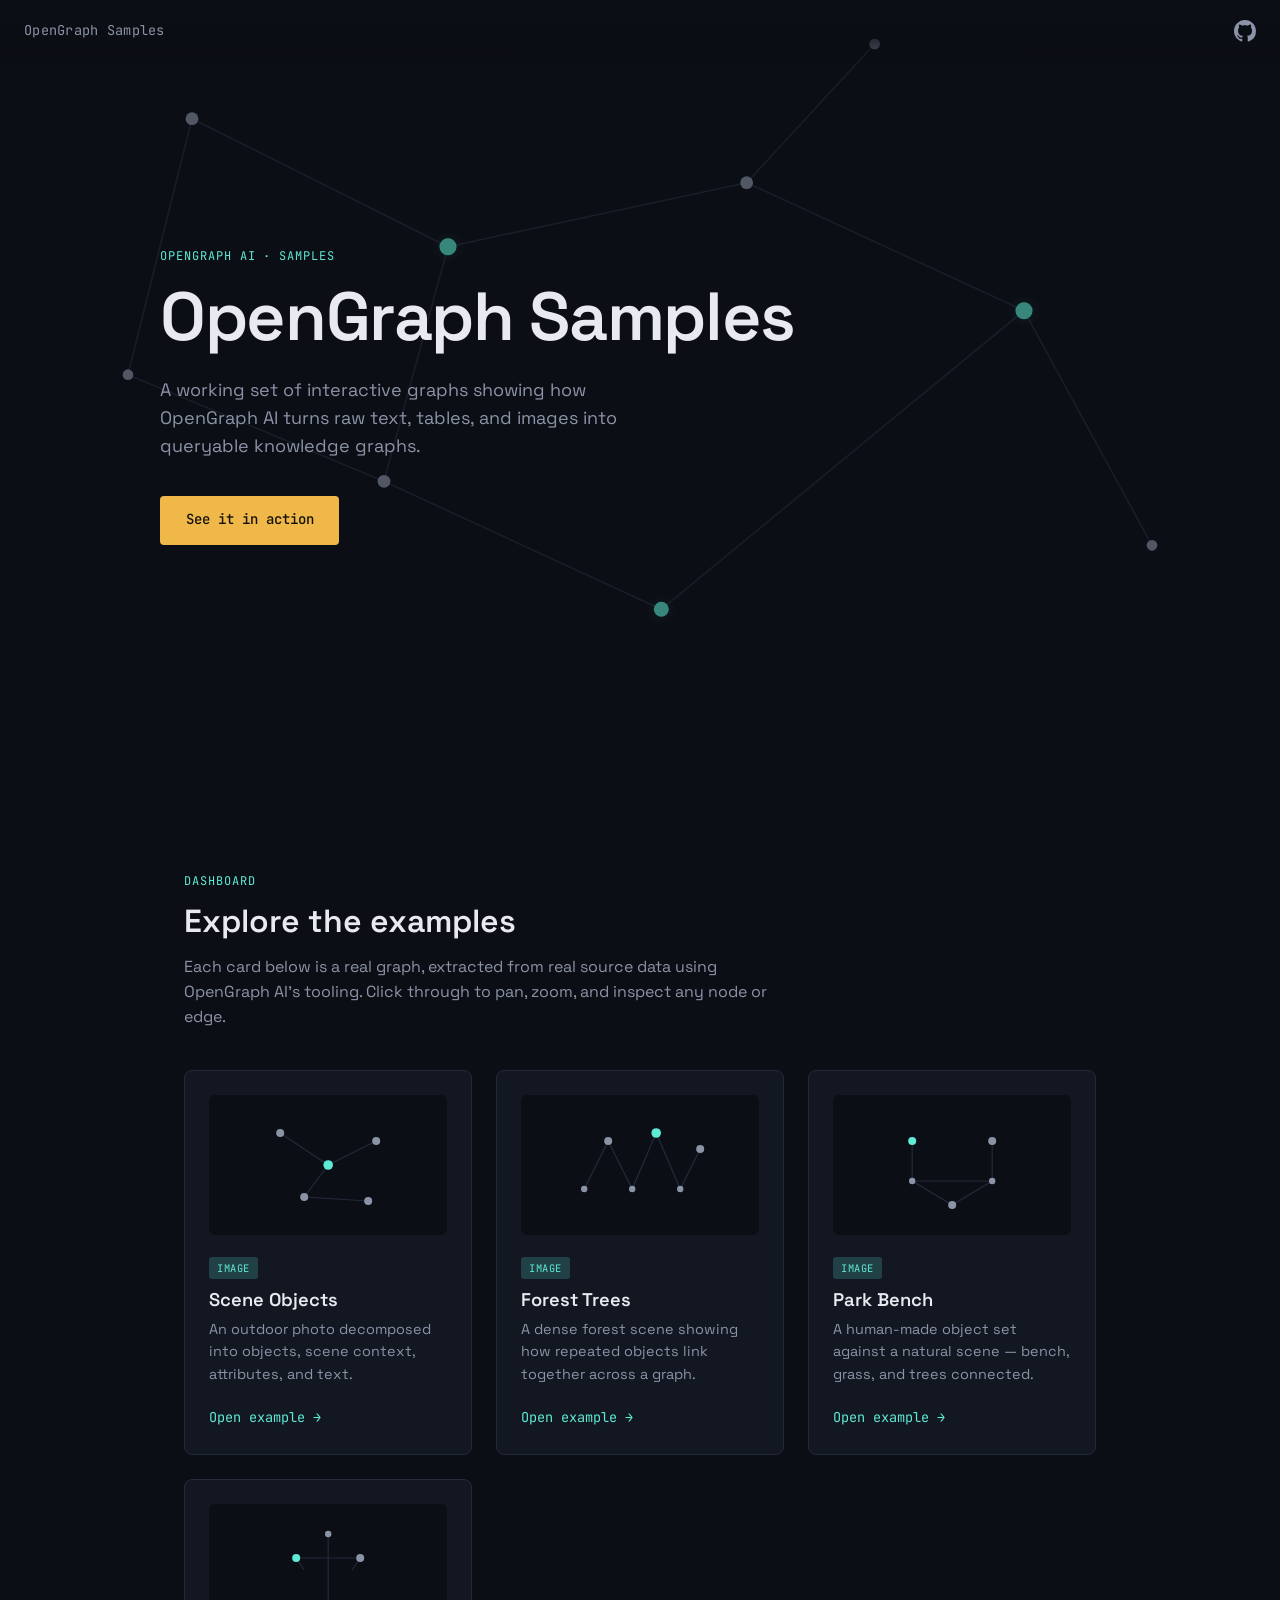
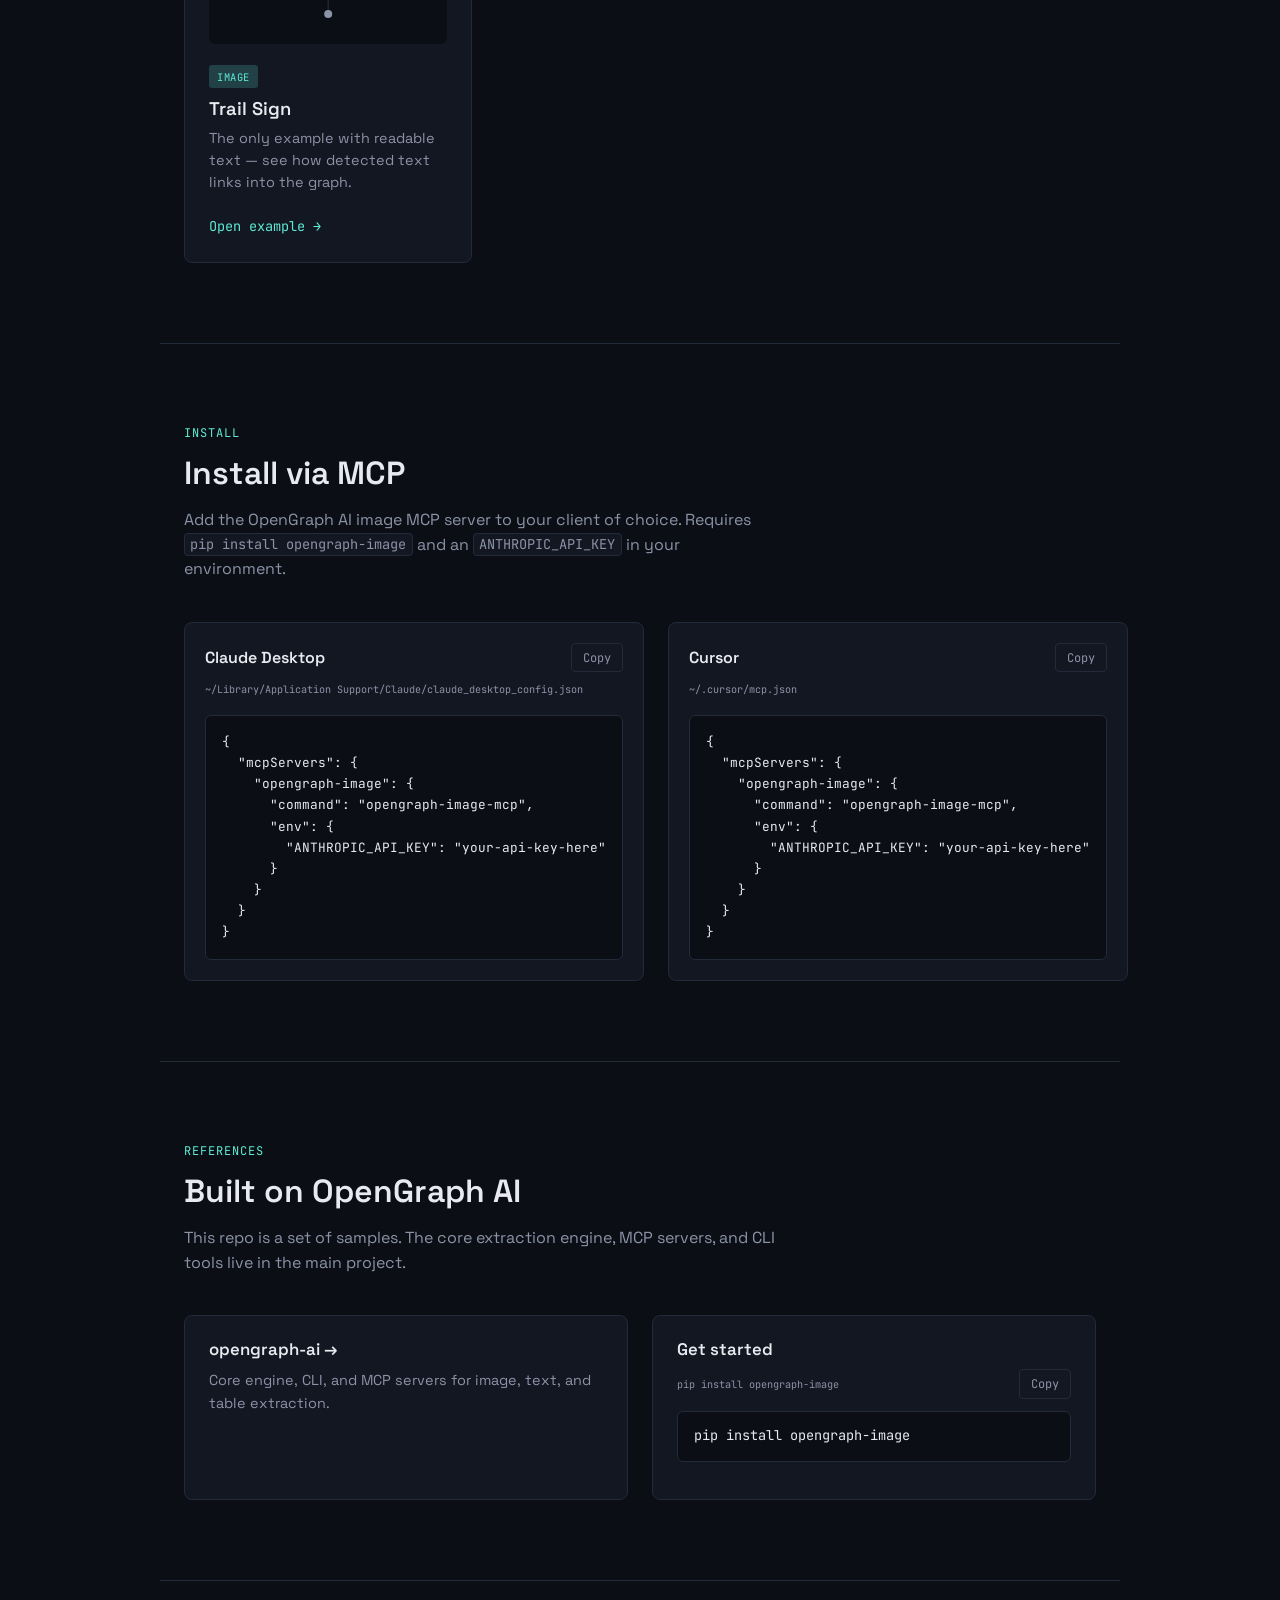
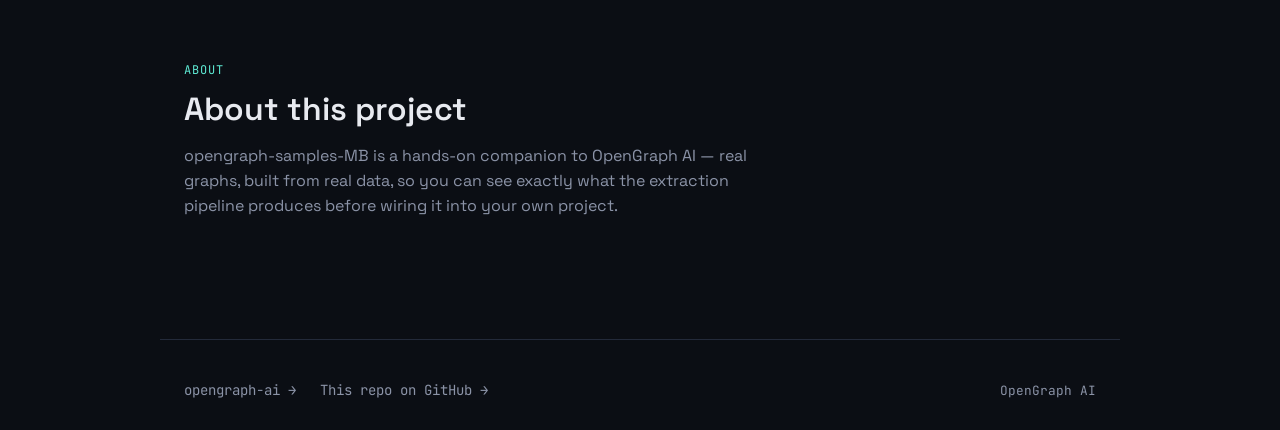
<file: index.html>
<!DOCTYPE html>
<html lang="en">
<head>
  <meta charset="UTF-8">
  <meta name="viewport" content="width=device-width, initial-scale=1.0">
  <title>OpenGraph Samples</title>
  <meta name="description" content="Interactive graph examples from OpenGraph AI">

  <!-- Open Graph meta tags for social share previews -->
  <meta property="og:title" content="OpenGraph Samples">
  <meta property="og:description" content="Interactive graph examples from OpenGraph AI">
  <meta property="og:image" content="assets/og-preview.png">

  <link rel="preconnect" href="https://fonts.googleapis.com">
  <link rel="preconnect" href="https://fonts.gstatic.com" crossorigin>
  <link href="https://fonts.googleapis.com/css2?family=JetBrains+Mono:wght@400;500&family=Space+Grotesk:wght@400;500;600;700&display=swap" rel="stylesheet">

  <link rel="stylesheet" href="styles.css">
</head>
<body>

  <!-- ============ NAV ============ -->
  <nav class="nav">
    <span class="nav__logo">OpenGraph Samples</span>
    <a class="nav__github" href="https://github.com/OpenGraphAI/opengraph-samples-MB" aria-label="View on GitHub" target="_blank" rel="noopener">
      <svg viewBox="0 0 16 16" width="22" height="22" fill="currentColor" aria-hidden="true">
        <path d="M8 0C3.58 0 0 3.58 0 8c0 3.54 2.29 6.53 5.47 7.59.4.07.55-.17.55-.38
        0-.19-.01-.82-.01-1.49-2.01.37-2.53-.49-2.69-.94-.09-.23-.48-.94-.82-1.13
        -.28-.15-.68-.52-.01-.53.63-.01 1.08.58 1.23.82.72 1.21 1.87.87 2.33.66
        .07-.52.28-.87.51-1.07-1.78-.2-3.64-.89-3.64-3.95 0-.87.31-1.59.82-2.15
        -.08-.2-.36-1.02.08-2.12 0 0 .67-.21 2.2.82.64-.18 1.32-.27 2-.27
        .68 0 1.36.09 2 .27 1.53-1.04 2.2-.82 2.2-.82.44 1.1.16 1.92.08 2.12
        .51.56.82 1.27.82 2.15 0 3.07-1.87 3.75-3.65 3.95.29.25.54.73.54 1.48
        0 1.07-.01 1.93-.01 2.2 0 .21.15.46.55.38A8.01 8.01 0 0 0 16 8c0-4.42-3.58-8-8-8z"/>
      </svg>
    </a>
  </nav>

  <!-- ============ HERO ============ -->
  <header class="hero">
    <svg class="hero__graph" viewBox="0 0 1200 800" preserveAspectRatio="xMidYMid slice" aria-hidden="true">
      <g class="hero__edges">
        <line x1="180" y1="140" x2="420" y2="260" />
        <line x1="420" y1="260" x2="360" y2="480" />
        <line x1="420" y1="260" x2="700" y2="200" />
        <line x1="700" y1="200" x2="960" y2="320" />
        <line x1="700" y1="200" x2="820" y2="70" />
        <line x1="360" y1="480" x2="620" y2="600" />
        <line x1="620" y1="600" x2="960" y2="320" />
        <line x1="960" y1="320" x2="1080" y2="540" />
        <line x1="180" y1="140" x2="120" y2="380" />
        <line x1="120" y1="380" x2="360" y2="480" />
      </g>
      <g class="hero__nodes">
        <circle cx="180" cy="140" r="6" />
        <circle cx="420" cy="260" r="8" class="is-accent" />
        <circle cx="700" cy="200" r="6" />
        <circle cx="960" cy="320" r="8" class="is-accent" />
        <circle cx="820" cy="70" r="5" />
        <circle cx="360" cy="480" r="6" />
        <circle cx="620" cy="600" r="7" class="is-accent" />
        <circle cx="1080" cy="540" r="5" />
        <circle cx="120" cy="380" r="5" />
      </g>
    </svg>

    <div class="hero__content">
      <p class="eyebrow">OpenGraph AI · Samples</p>
      <h1>OpenGraph Samples</h1>
      <p class="hero__pitch">A working set of interactive graphs showing how OpenGraph AI turns raw text, tables, and images into queryable knowledge graphs.</p>
      <a class="btn btn--primary" href="#dashboard">See it in action</a>
    </div>
  </header>

  <main>
    <!-- ============ MAIN DASHBOARD ============ -->
    <section id="dashboard" class="section">
      <p class="eyebrow">Dashboard</p>
      <h2>Explore the examples</h2>
      <p class="section__note">Each card below is a real graph, extracted from real source data using OpenGraph AI's tooling. Click through to pan, zoom, and inspect any node or edge.</p>

      <div class="example-grid">
        <a class="card" href="image/examples/scene-objects/graph.html">
          <div class="card__thumb" aria-hidden="true">
            <svg viewBox="0 0 200 140">
              <line x1="40" y1="30" x2="100" y2="70" />
              <line x1="100" y1="70" x2="160" y2="40" />
              <line x1="100" y1="70" x2="70" y2="110" />
              <line x1="70" y1="110" x2="150" y2="115" />
              <circle cx="40" cy="30" r="5" />
              <circle cx="100" cy="70" r="6" class="is-accent" />
              <circle cx="160" cy="40" r="5" />
              <circle cx="70" cy="110" r="5" />
              <circle cx="150" cy="115" r="5" />
            </svg>
          </div>
          <div class="card__body">
            <span class="card__badge">Image</span>
            <h3>Scene Objects</h3>
            <p>An outdoor photo decomposed into objects, scene context, attributes, and text.</p>
            <span class="card__link">Open example →</span>
          </div>
        </a>

        <a class="card" href="image/examples/forest-trees/graph.html">
          <div class="card__thumb" aria-hidden="true">
            <svg viewBox="0 0 200 140">
              <line x1="30" y1="100" x2="60" y2="40" />
              <line x1="60" y1="40" x2="90" y2="100" />
              <line x1="90" y1="100" x2="120" y2="30" />
              <line x1="120" y1="30" x2="150" y2="100" />
              <line x1="150" y1="100" x2="175" y2="50" />
              <circle cx="60" cy="40" r="5" />
              <circle cx="120" cy="30" r="6" class="is-accent" />
              <circle cx="175" cy="50" r="5" />
              <circle cx="30" cy="100" r="4" />
              <circle cx="90" cy="100" r="4" />
              <circle cx="150" cy="100" r="4" />
            </svg>
          </div>
          <div class="card__body">
            <span class="card__badge">Image</span>
            <h3>Forest Trees</h3>
            <p>A dense forest scene showing how repeated objects link together across a graph.</p>
            <span class="card__link">Open example →</span>
          </div>
        </a>

        <a class="card" href="image/examples/park-bench/graph.html">
          <div class="card__thumb" aria-hidden="true">
            <svg viewBox="0 0 200 140">
              <line x1="50" y1="40" x2="50" y2="90" />
              <line x1="50" y1="90" x2="150" y2="90" />
              <line x1="150" y1="90" x2="150" y2="40" />
              <line x1="50" y1="90" x2="100" y2="120" />
              <line x1="150" y1="90" x2="100" y2="120" />
              <circle cx="50" cy="40" r="5" class="is-accent" />
              <circle cx="150" cy="40" r="5" />
              <circle cx="50" cy="90" r="4" />
              <circle cx="150" cy="90" r="4" />
              <circle cx="100" cy="120" r="5" />
            </svg>
          </div>
          <div class="card__body">
            <span class="card__badge">Image</span>
            <h3>Park Bench</h3>
            <p>A human-made object set against a natural scene — bench, grass, and trees connected.</p>
            <span class="card__link">Open example →</span>
          </div>
        </a>

        <a class="card" href="image/examples/trail-sign/graph.html">
          <div class="card__thumb" aria-hidden="true">
            <svg viewBox="0 0 200 140">
              <line x1="100" y1="20" x2="100" y2="120" />
              <line x1="60" y1="50" x2="140" y2="50" />
              <line x1="60" y1="50" x2="70" y2="65" />
              <line x1="140" y1="50" x2="130" y2="65" />
              <circle cx="100" cy="20" r="4" />
              <circle cx="60" cy="50" r="5" class="is-accent" />
              <circle cx="140" cy="50" r="5" />
              <circle cx="100" cy="120" r="5" />
            </svg>
          </div>
          <div class="card__body">
            <span class="card__badge">Image</span>
            <h3>Trail Sign</h3>
            <p>The only example with readable text — see how detected text links into the graph.</p>
            <span class="card__link">Open example →</span>
          </div>
        </a>
      </div>
    </section>

    <!-- ============ INSTALL MCP ============ -->
    <section id="install" class="section section--install">
      <p class="eyebrow">Install</p>
      <h2>Install via MCP</h2>
      <p class="section__note">Add the OpenGraph AI image MCP server to your client of choice. Requires <code>pip install opengraph-image</code> and an <code>ANTHROPIC_API_KEY</code> in your environment.</p>

      <div class="mcp-grid">
        <div class="mcp-card">
          <div class="mcp-card__header">
            <h3>Claude Desktop</h3>
            <button class="copy-btn" data-copy-target="mcp-claude-desktop">Copy</button>
          </div>
          <p class="mcp-card__path"><code>~/Library/Application Support/Claude/claude_desktop_config.json</code></p>
          <pre id="mcp-claude-desktop"><code>{
  "mcpServers": {
    "opengraph-image": {
      "command": "opengraph-image-mcp",
      "env": {
        "ANTHROPIC_API_KEY": "your-api-key-here"
      }
    }
  }
}</code></pre>
        </div>

        <div class="mcp-card">
          <div class="mcp-card__header">
            <h3>Cursor</h3>
            <button class="copy-btn" data-copy-target="mcp-cursor">Copy</button>
          </div>
          <p class="mcp-card__path"><code>~/.cursor/mcp.json</code></p>
          <pre id="mcp-cursor"><code>{
  "mcpServers": {
    "opengraph-image": {
      "command": "opengraph-image-mcp",
      "env": {
        "ANTHROPIC_API_KEY": "your-api-key-here"
      }
    }
  }
}</code></pre>
        </div>
      </div>
    </section>

    <!-- ============ REFERENCES ============ -->
    <section id="references" class="section section--references">
      <p class="eyebrow">References</p>
      <h2>Built on OpenGraph AI</h2>
      <p class="section__note">This repo is a set of samples. The core extraction engine, MCP servers, and CLI tools live in the main project.</p>

      <div class="ref-grid">
        <a class="ref-card" href="https://github.com/OpenGraphAI/opengraph-ai" target="_blank" rel="noopener">
          <h3>opengraph-ai →</h3>
          <p>Core engine, CLI, and MCP servers for image, text, and table extraction.</p>
        </a>

        <div class="ref-card ref-card--code">
          <h3>Get started</h3>
          <div class="mcp-card__header">
            <span class="mcp-card__path" style="margin:0;"><code>pip install opengraph-image</code></span>
            <button class="copy-btn" data-copy-target="ref-pip-install">Copy</button>
          </div>
          <pre id="ref-pip-install" style="margin-top: 0.75rem;"><code>pip install opengraph-image</code></pre>
        </div>
      </div>
    </section>

    <!-- ============ ABOUT / BIO ============ -->
    <section id="about" class="section section--about">
      <p class="eyebrow">About</p>
      <h2>About this project</h2>
      <!-- Customize this with your own intro/bio -->
      <p class="section__note">opengraph-samples-MB is a hands-on companion to OpenGraph AI — real graphs, built from real data, so you can see exactly what the extraction pipeline produces before wiring it into your own project.</p>
    </section>
  </main>

  <!-- ============ FOOTER ============ -->
  <footer class="footer">
    <div class="footer__links">
      <a href="https://github.com/OpenGraphAI/opengraph-ai">opengraph-ai →</a>
      <a href="https://github.com/OpenGraphAI/opengraph-samples-MB">This repo on GitHub →</a>
    </div>
    <p class="footer__meta">OpenGraph AI</p>
  </footer>

  <script>
    document.querySelectorAll('.copy-btn').forEach((btn) => {
      btn.addEventListener('click', () => {
        const targetId = btn.getAttribute('data-copy-target');
        const codeEl = document.getElementById(targetId);
        const text = codeEl.innerText;

        navigator.clipboard.writeText(text).then(() => {
          const original = btn.textContent;
          btn.textContent = 'Copied!';
          btn.classList.add('is-copied');
          setTimeout(() => {
            btn.textContent = original;
            btn.classList.remove('is-copied');
          }, 1500);
        }).catch(() => {
          btn.textContent = 'Failed';
          setTimeout(() => { btn.textContent = 'Copy'; }, 1500);
        });
      });
    });
  </script>

</body>
</html>
</file>
<file: styles.css>
/* ==========================================================================
   Tokens
   ========================================================================== */
:root {
  --bg: #0B0E14;
  --surface: #131722;
  --surface-border: #232A3A;
  --text: #E8EAF0;
  --text-muted: #8B93A7;
  --accent: #5EEAD4;
  --accent-dim: #5EEAD433;
  --accent-2: #F0B849;

  --font-display: 'Space Grotesk', system-ui, sans-serif;
  --font-body: 'Space Grotesk', system-ui, sans-serif;
  --font-mono: 'JetBrains Mono', ui-monospace, 'SF Mono', monospace;

  --max-width: 960px;
}

/* ==========================================================================
   Reset / base
   ========================================================================== */
* {
  box-sizing: border-box;
}

html {
  scroll-behavior: smooth;
}

@media (prefers-reduced-motion: reduce) {
  html {
    scroll-behavior: auto;
  }
}

body {
  margin: 0;
  background: var(--bg);
  color: var(--text);
  font-family: var(--font-body);
  line-height: 1.55;
  -webkit-font-smoothing: antialiased;
}

a {
  color: inherit;
}

h1, h2, h3 {
  font-family: var(--font-display);
  font-weight: 600;
  line-height: 1.15;
  margin: 0;
}

p {
  margin: 0;
}

code {
  font-family: var(--font-mono);
  font-size: 0.85em;
  background: var(--surface);
  border: 1px solid var(--surface-border);
  border-radius: 4px;
  padding: 0.1em 0.4em;
}

:focus-visible {
  outline: 2px solid var(--accent);
  outline-offset: 3px;
}

.eyebrow {
  font-family: var(--font-mono);
  font-size: 0.75rem;
  letter-spacing: 0.08em;
  text-transform: uppercase;
  color: var(--accent);
  margin: 0 0 0.75rem;
}

/* ==========================================================================
   Nav
   ========================================================================== */
.nav {
  position: fixed;
  top: 0; left: 0; right: 0;
  z-index: 20;
  display: flex;
  align-items: center;
  justify-content: space-between;
  padding: 1.25rem 1.5rem;
  background: linear-gradient(to bottom, var(--bg) 40%, transparent);
}

.nav__logo {
  font-family: var(--font-mono);
  font-size: 0.85rem;
  color: var(--text-muted);
  letter-spacing: 0.02em;
}

.nav__github {
  color: var(--text-muted);
  display: flex;
  align-items: center;
  transition: color 0.15s ease, transform 0.15s ease;
}

.nav__github:hover {
  color: var(--accent);
  transform: translateY(-1px);
}

/* ==========================================================================
   Hero
   ========================================================================== */
.hero {
  position: relative;
  min-height: 88vh;
  display: flex;
  align-items: center;
  overflow: hidden;
  padding: 2rem 1.5rem;
}

.hero__graph {
  position: absolute;
  inset: 0;
  width: 100%;
  height: 100%;
  opacity: 0.55;
}

.hero__edges line {
  stroke: var(--surface-border);
  stroke-width: 1.5;
}

.hero__nodes circle {
  fill: var(--text-muted);
}

.hero__nodes circle.is-accent {
  fill: var(--accent);
  filter: drop-shadow(0 0 6px var(--accent-dim));
}

.hero__content {
  position: relative;
  z-index: 1;
  max-width: var(--max-width);
  margin: 0 auto;
  width: 100%;
}

.hero h1 {
  font-size: clamp(2.5rem, 6vw, 4.25rem);
  letter-spacing: -0.02em;
  margin-bottom: 1.25rem;
}

.hero__pitch {
  max-width: 42ch;
  font-size: 1.125rem;
  color: var(--text-muted);
  margin-bottom: 2.25rem;
}

/* ==========================================================================
   Buttons
   ========================================================================== */
.btn {
  display: inline-block;
  font-family: var(--font-mono);
  font-size: 0.875rem;
  font-weight: 500;
  text-decoration: none;
  padding: 0.85rem 1.6rem;
  border-radius: 4px;
  transition: transform 0.15s ease, background 0.15s ease;
}

.btn--primary {
  background: var(--accent-2);
  color: #14110A;
}

.btn--primary:hover {
  transform: translateY(-1px);
  background: #f5c363;
}

/* ==========================================================================
   Sections
   ========================================================================== */
.section {
  max-width: var(--max-width);
  margin: 0 auto;
  padding: 5rem 1.5rem;
}

.section h2 {
  font-size: clamp(1.5rem, 3vw, 2rem);
  margin-bottom: 1rem;
  max-width: 32ch;
}

.section--install,
.section--references,
.section--about {
  border-top: 1px solid var(--surface-border);
}

.section__note {
  color: var(--text-muted);
  max-width: 60ch;
  margin-bottom: 2.5rem;
}

/* ==========================================================================
   Dashboard / example cards
   ========================================================================== */
.example-grid {
  display: grid;
  grid-template-columns: repeat(auto-fill, minmax(280px, 1fr));
  gap: 1.5rem;
}

.card {
  display: flex;
  flex-direction: column;
  background: var(--surface);
  border: 1px solid var(--surface-border);
  border-radius: 8px;
  padding: 1.5rem;
  text-decoration: none;
  color: var(--text);
  transition: border-color 0.15s ease, transform 0.15s ease;
}

.card:hover {
  border-color: var(--accent);
  transform: translateY(-2px);
}

.card__thumb {
  background: var(--bg);
  border-radius: 6px;
  display: flex;
  align-items: center;
  justify-content: center;
  min-height: 140px;
  margin-bottom: 1.25rem;
}

.card__thumb svg {
  width: 80%;
  height: 80%;
}

.card__thumb line {
  stroke: var(--surface-border);
  stroke-width: 1.5;
}

.card__thumb circle {
  fill: var(--text-muted);
}

.card__thumb circle.is-accent {
  fill: var(--accent);
}

.card__badge {
  display: inline-block;
  font-family: var(--font-mono);
  font-size: 0.65rem;
  text-transform: uppercase;
  letter-spacing: 0.06em;
  color: var(--accent);
  background: var(--accent-dim);
  border-radius: 3px;
  padding: 0.2rem 0.5rem;
  margin-bottom: 0.6rem;
  width: fit-content;
}

.card__body h3 {
  font-size: 1.15rem;
  margin-bottom: 0.5rem;
}

.card__body p {
  color: var(--text-muted);
  margin-bottom: 1.25rem;
  font-size: 0.9rem;
}

.card__link {
  font-family: var(--font-mono);
  font-size: 0.85rem;
  color: var(--accent);
  margin-top: auto;
}

/* ==========================================================================
   MCP install cards
   ========================================================================== */
.mcp-grid {
  display: grid;
  grid-template-columns: 1fr 1fr;
  gap: 1.5rem;
}

.mcp-card {
  background: var(--surface);
  border: 1px solid var(--surface-border);
  border-radius: 8px;
  padding: 1.25rem;
}

.mcp-card__header {
  display: flex;
  align-items: center;
  justify-content: space-between;
  margin-bottom: 0.5rem;
}

.mcp-card__header h3 {
  font-size: 1rem;
}

.mcp-card__path {
  font-size: 0.75rem;
  color: var(--text-muted);
  margin-bottom: 1rem;
  word-break: break-all;
}

.mcp-card__path code {
  background: none;
  border: none;
  padding: 0;
}

.mcp-card pre {
  margin: 0;
  background: var(--bg);
  border: 1px solid var(--surface-border);
  border-radius: 6px;
  padding: 1rem;
  overflow-x: auto;
}

.mcp-card pre code {
  background: none;
  border: none;
  padding: 0;
  font-size: 0.8rem;
  color: var(--text);
  white-space: pre;
}

.copy-btn {
  font-family: var(--font-mono);
  font-size: 0.75rem;
  background: transparent;
  color: var(--text-muted);
  border: 1px solid var(--surface-border);
  border-radius: 4px;
  padding: 0.35rem 0.7rem;
  cursor: pointer;
  transition: border-color 0.15s ease, color 0.15s ease;
  flex-shrink: 0;
}

.copy-btn:hover {
  border-color: var(--accent);
  color: var(--accent);
}

.copy-btn.is-copied {
  border-color: var(--accent);
  color: var(--accent);
}

/* ==========================================================================
   References
   ========================================================================== */
.ref-grid {
  display: grid;
  grid-template-columns: 1fr 1fr;
  gap: 1.5rem;
}

.ref-card {
  display: block;
  background: var(--surface);
  border: 1px solid var(--surface-border);
  border-radius: 8px;
  padding: 1.5rem;
  text-decoration: none;
  color: var(--text);
  transition: border-color 0.15s ease, transform 0.15s ease;
}

a.ref-card:hover {
  border-color: var(--accent);
  transform: translateY(-2px);
}

.ref-card h3 {
  font-size: 1.05rem;
  margin-bottom: 0.6rem;
}

.ref-card p {
  color: var(--text-muted);
  font-size: 0.9rem;
}

.ref-card--code pre {
  background: var(--bg);
  border: 1px solid var(--surface-border);
  border-radius: 6px;
  padding: 0.85rem 1rem;
  overflow-x: auto;
}

.ref-card--code pre code {
  background: none;
  border: none;
  padding: 0;
  font-size: 0.85rem;
}

/* ==========================================================================
   Footer
   ========================================================================== */
.footer {
  border-top: 1px solid var(--surface-border);
  padding: 2.5rem 1.5rem;
  max-width: var(--max-width);
  margin: 0 auto;
  display: flex;
  flex-wrap: wrap;
  justify-content: space-between;
  gap: 1rem;
  align-items: center;
}

.footer__links {
  display: flex;
  gap: 1.5rem;
  flex-wrap: wrap;
}

.footer__links a {
  font-family: var(--font-mono);
  font-size: 0.875rem;
  text-decoration: none;
  color: var(--text-muted);
}

.footer__links a:hover {
  color: var(--accent);
}

.footer__meta {
  font-family: var(--font-mono);
  font-size: 0.8rem;
  color: var(--text-muted);
}

/* ==========================================================================
   Mobile (~380px)
   ========================================================================== */
@media (max-width: 480px) {
  .hero {
    min-height: 92vh;
    padding: 1.5rem 1.25rem;
  }

  .section {
    padding: 3.5rem 1.25rem;
  }

  .example-grid {
    grid-template-columns: 1fr;
  }

  .mcp-grid,
  .ref-grid {
    grid-template-columns: 1fr;
  }

  .footer {
    flex-direction: column;
    align-items: flex-start;
  }
}
</file>
